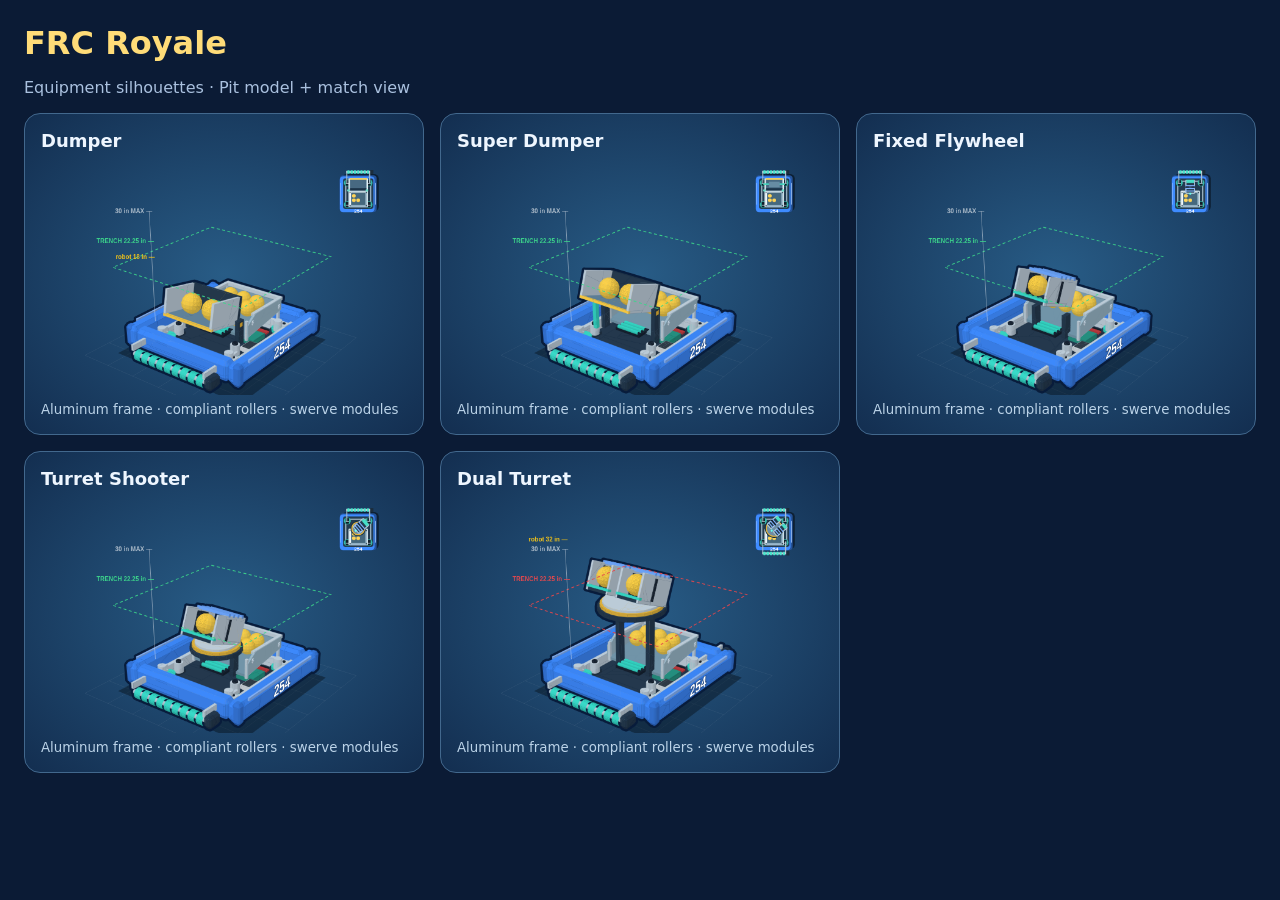
<file: model-review.html>
<!doctype html><html lang="en"><meta charset="utf-8"><meta name="viewport" content="width=device-width,initial-scale=1"><title>FRC Royale · Robot model review</title><link rel="stylesheet" href="royale.css?v=7"><style>body{margin:0;padding:24px;font-family:system-ui;color:#eef6ff;background:#0b1b35}h1{margin:0 0 5px;color:#ffdc78}p{color:#aac1df}.grid{display:grid;grid-template-columns:repeat(auto-fit,minmax(300px,1fr));gap:16px}article{background:radial-gradient(ellipse at center,#285c86,#132e50);border:1px solid #42688d;border-radius:16px;padding:16px}h2{margin:0;font-size:18px}canvas{width:100%;height:auto}small{color:#bbd3e8}iframe{display:none}</style><h1>FRC Royale</h1><p>Equipment silhouettes · Pit model + match view</p><div class="grid" id="models"></div><iframe src="index.html" title="Renderer host"></iframe><script>
document.querySelector('iframe').onload=function(){const game=this.contentWindow;for(const [id,name] of [['dumper','Dumper'],['superdumper','Super Dumper'],['flywheel','Fixed Flywheel'],['turret','Turret Shooter'],['dturret','Dual Turret']]){const b={drive:{id:'swerve',lv:1},intake:{id:id==='dturret'?'dual':'otb',lv:1},hopper:{id:'bin',lv:1},shooter:{id,lv:1},climber:{id:'none',lv:1}};const article=document.createElement('article');article.innerHTML='<h2>'+name+'</h2><canvas width="600" height="400"></canvas><small>Aluminum frame · compliant rollers · swerve modules</small>';document.querySelector('#models').append(article);const ctx=article.querySelector('canvas').getContext('2d');game.draw3D(ctx,600,400,b,'#3e8bff',-.65,254);game.drawBot(ctx,b,520,70,-Math.PI/2,20,'#3e8bff',{year:2026,held:4,num:254,turretA:-.7,st:{cap:8}})}};
</script></html>
</file>
<file: royale.css>
/* FRC Royale — original arena identity inspired by collectible battle games. */
:root,:root[data-theme="dark"]{--bg:#0b1b35;--panel:#18365b;--panel2:#244a76;--line:#3a6593;--text:#f0f6ff;--muted:#aac1df;--fuel:#ffd15a;--blue:#48acff;--ok:#4fe0b0;--disp:'Chakra Petch',system-ui,sans-serif;color-scheme:dark}
:root[data-theme="light"]{--bg:#dceaf6;--panel:#f8fcff;--panel2:#d1e4f4;--line:#9bbad5;--text:#173454;--muted:#4f6c89;--fuel:#a86b09;--blue:#176eb3;--ok:#187654;color-scheme:light}
body{background-color:var(--bg);background-image:linear-gradient(45deg,#4d8fe00a 25%,transparent 25%,transparent 75%,#4d8fe00a 75%),linear-gradient(45deg,#4d8fe00a 25%,transparent 25%,transparent 75%,#4d8fe00a 75%);background-size:64px 64px;background-position:0 0,32px 32px}
#app{background:var(--bg);box-shadow:0 0 100px #0004;border-inline:1px solid var(--line)}
button{border:1px solid var(--line);border-bottom-width:3px;background:linear-gradient(180deg,var(--panel2),var(--panel));box-shadow:inset 0 1px 0 #ffffff18,0 2px 0 #07162b55;transition:filter .12s,transform .12s}
button:hover:not(:disabled){filter:brightness(1.12)}button:active:not(:disabled){transform:translateY(2px);box-shadow:inset 0 1px 0 #fff1}
button:focus-visible,a:focus-visible{outline:3px solid #49e0dd;outline-offset:3px}
.btn-primary,#play,#start{background:linear-gradient(#ffe487,#ffc83e 48%,#f4ab25);color:#38280b;border-color:#a77215;border-bottom:4px solid #9c6312;text-shadow:0 1px #fff6;box-shadow:inset 0 2px #fff8,0 3px 0 #08182b66}
.btn-big{border-radius:14px;letter-spacing:.06em;font-size:21px}
.btn-ghost{background:transparent;box-shadow:none;border-width:1px}
.title-hero{position:relative;padding:28px 20px!important;overflow:hidden;background:radial-gradient(ellipse at 50% 35%,#2f78b9 0,#16385f 56%,#102747 100%);border-bottom:2px solid #497197;color:#fff}
.title-hero .muted{color:#b8d6f0}.title-hero .tag{color:#ffdc7a;background:#07182d55;border:1px solid #c5a65c66;font-size:10px;letter-spacing:.18em}
.logo.royale-logo{font-family:Impact,'Arial Black',var(--disp);font-size:clamp(48px,12vw,72px);font-weight:900;line-height:.95;letter-spacing:.015em;transform:skew(-4deg);color:#ffda64;text-shadow:0 2px 0 #b16a20,0 5px 0 #754417,0 8px 0 #071d38,0 12px 18px #0006;margin:8px 0 18px;-webkit-text-stroke:1px #ffedaa}
.royale-logo span{display:block;font-size:.39em;letter-spacing:.25em;color:#eef7ff;-webkit-text-stroke:0;text-shadow:0 3px #15314f;margin-bottom:9px}
.royale-crest{display:block;margin:0 auto 15px;width:64px;height:70px;filter:drop-shadow(0 4px 0 #061b33)}
.acr{font-size:11px!important;letter-spacing:.2em!important;color:#d3e7fa!important;text-transform:uppercase}
.sect{display:flex;align-items:center;gap:10px;color:var(--muted);letter-spacing:.15em;font-size:12px}.sect:after{content:'';height:1px;background:var(--line);flex:1}
.card,.rc,.part,.planrow{border:1px solid var(--line);background:linear-gradient(135deg,var(--panel),var(--bg));box-shadow:0 3px 0 #06172c25;border-radius:13px}
.seasoncard,.seasonchip{border:2px solid var(--line);border-bottom-width:4px;border-radius:13px;background:linear-gradient(145deg,var(--panel2),var(--panel));position:relative;overflow:hidden}.seasoncard:after{content:'✦';position:absolute;right:12px;top:35px;font-size:50px;color:var(--blue);opacity:.1;pointer-events:none}.seasoncard .sy{color:var(--text)}.seasoncard .sgo{color:var(--fuel)}
.topbar{background:linear-gradient(var(--panel2),var(--panel));border-bottom:3px solid #c49a44}.coins{padding:7px 10px;border-radius:20px;border:1px solid #bc934a66;background:#14243d33}.coin{width:18px;height:18px;border:2px solid #ffe99c;background:#eab335;box-shadow:inset 0 0 0 2px #b57b26}
.preview{background:radial-gradient(ellipse at 50% 45%,#28628c,#142e50 65%,#0a1c36);border-bottom:3px solid #406b92;height:330px!important;isolation:isolate}.preview:after{content:'FRC ROYALE / ROBOT WORKSHOP';position:absolute;bottom:12px;left:0;right:0;text-align:center;font-size:9px;letter-spacing:.2em;color:#a0c7e4;pointer-events:none}.preview .muted{color:#acc9e0}.preview .ov{color:#fff}.preview .tag{background:#0b2039aa}
.slot{border:1px solid var(--line);border-bottom-width:3px;border-radius:12px;background:linear-gradient(120deg,var(--panel2),var(--panel));min-height:70px}.slot .ic{width:46px;height:46px;background:linear-gradient(135deg,#3475ad,#17375c);border:1px solid #68b7e866;color:#d9efff;box-shadow:inset 0 0 12px #071a3a66}.slot .n{font-weight:800}.slot .k{font-size:10px;letter-spacing:.12em}
.sheet{border:2px solid var(--line);border-top:3px solid #c49a44;border-radius:22px 22px 0 0;box-shadow:0 -12px 80px #0006}.part.eq{border:2px solid #d5aa4a}.part .specs span{border:1px solid var(--line)}
.bar{height:10px;border:1px solid #0003}.bar i{background:linear-gradient(90deg,#2689df,#62ddf1);box-shadow:inset 0 2px #ffffff33}
.mhud{background:linear-gradient(var(--panel2),var(--bg));padding-top:10px}.sb{border:1px solid #fff4;border-bottom:3px solid #081a3644;box-shadow:inset 0 1px #fff3;color:#fff}.clock{border:1px solid var(--line);border-radius:12px;background:var(--panel);padding:4px 8px}.clock .t{color:var(--fuel)}
.fieldwrap canvas{box-shadow:0 0 0 2px #587699,0 4px 18px #0005}.boosts button{border-radius:12px;border-bottom-width:4px}.boosts button .bn{font-weight:900;letter-spacing:.02em}.brandbar .blogo{font-size:22px;letter-spacing:-.04em}.brandbar .bacr{display:none}
#theme-toggle{z-index:12}.sheet-bg{z-index:20}a{color:var(--blue)}
.preview .tag.fuel{color:#ffe197;border:1px solid #cca75d55}.preview .tag.ok{color:#74e4bb}.preview .tag.bad{color:#ff9ba4}.preview .pvfoot{color:#edf6ff;bottom:30px}.preview:after{bottom:8px}
.hubline #theme-toggle{position:static;font-size:10px;min-height:28px;white-space:nowrap;padding:0 6px;box-shadow:none;flex-shrink:0}
.boost-od{color:#ffdc78!important}.boost-fd{color:#77ecc3!important}.boost-df{color:#ff9ca6!important}.boost-hp{color:#a1c8ff!important}
@media(min-width:900px){#app{max-width:580px}.sheet{max-width:580px}}
@media(prefers-reduced-motion:reduce){button{transition:none}}
</file>
